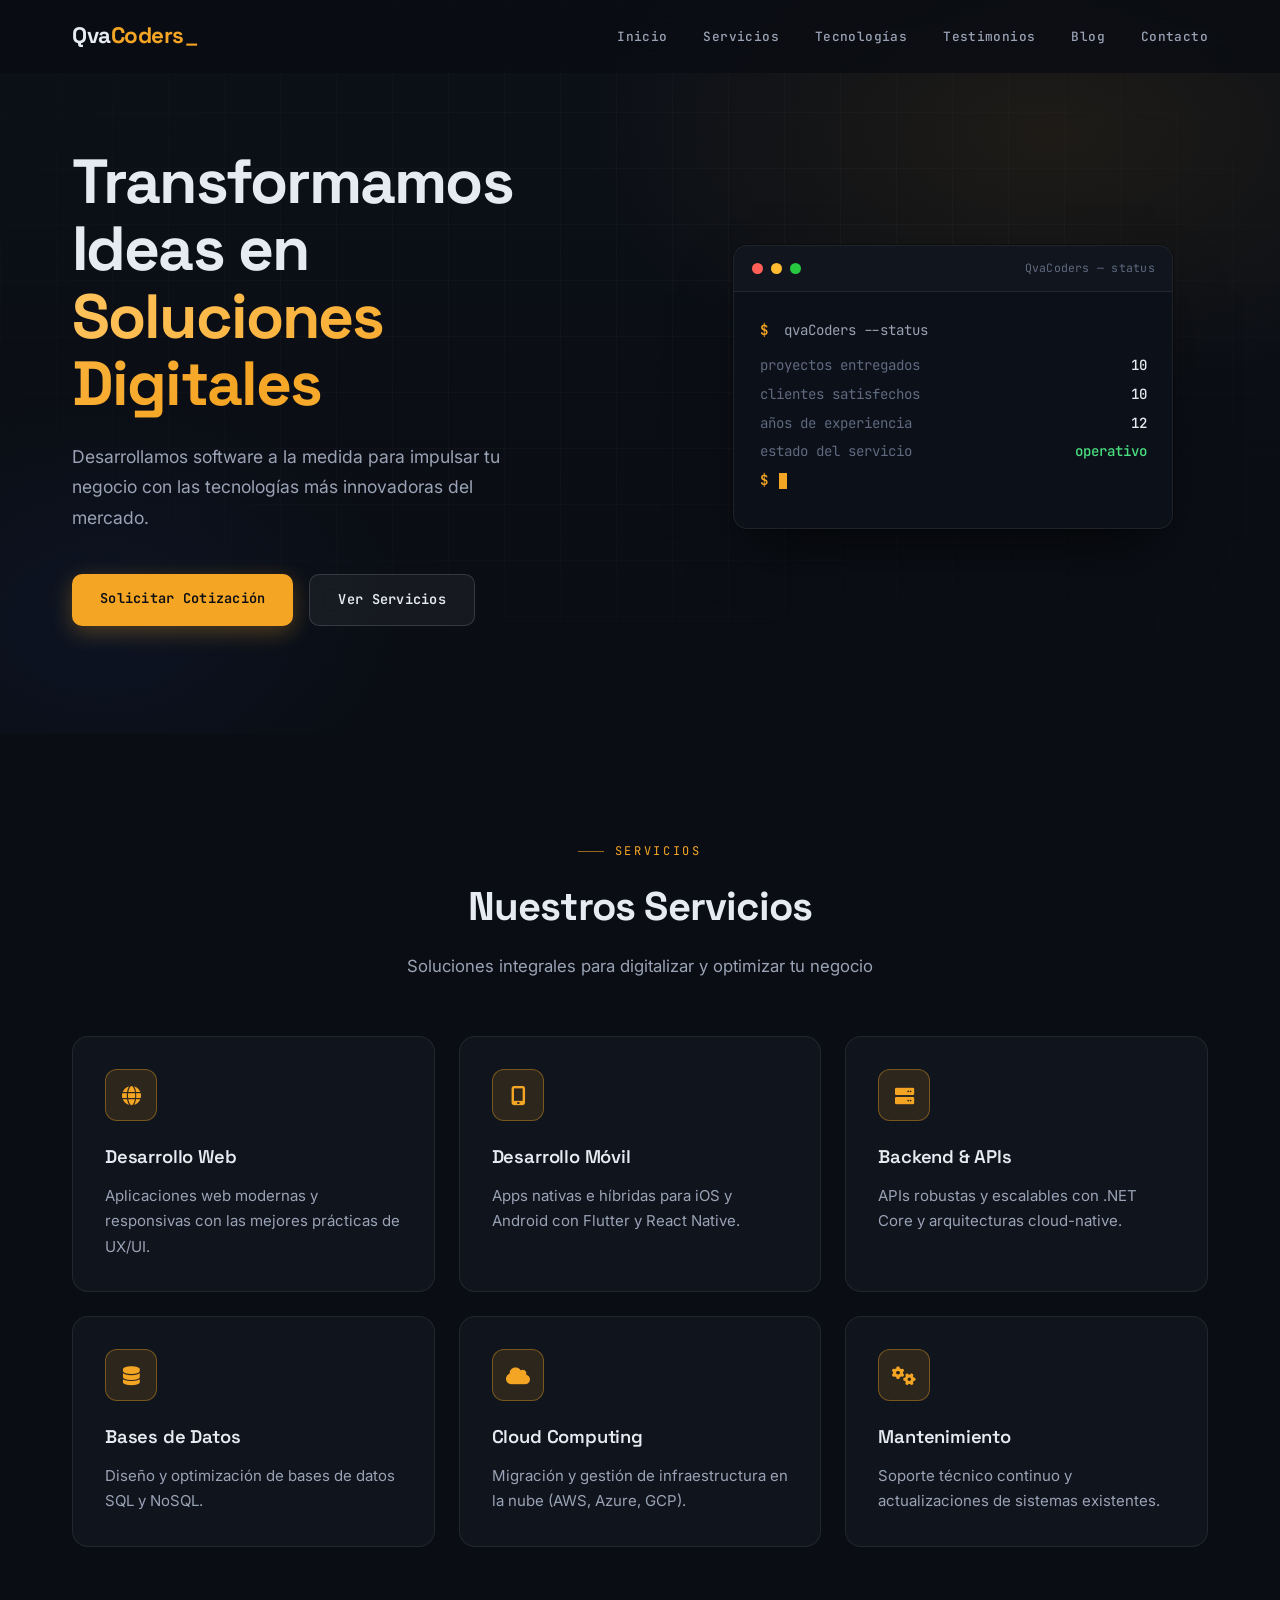
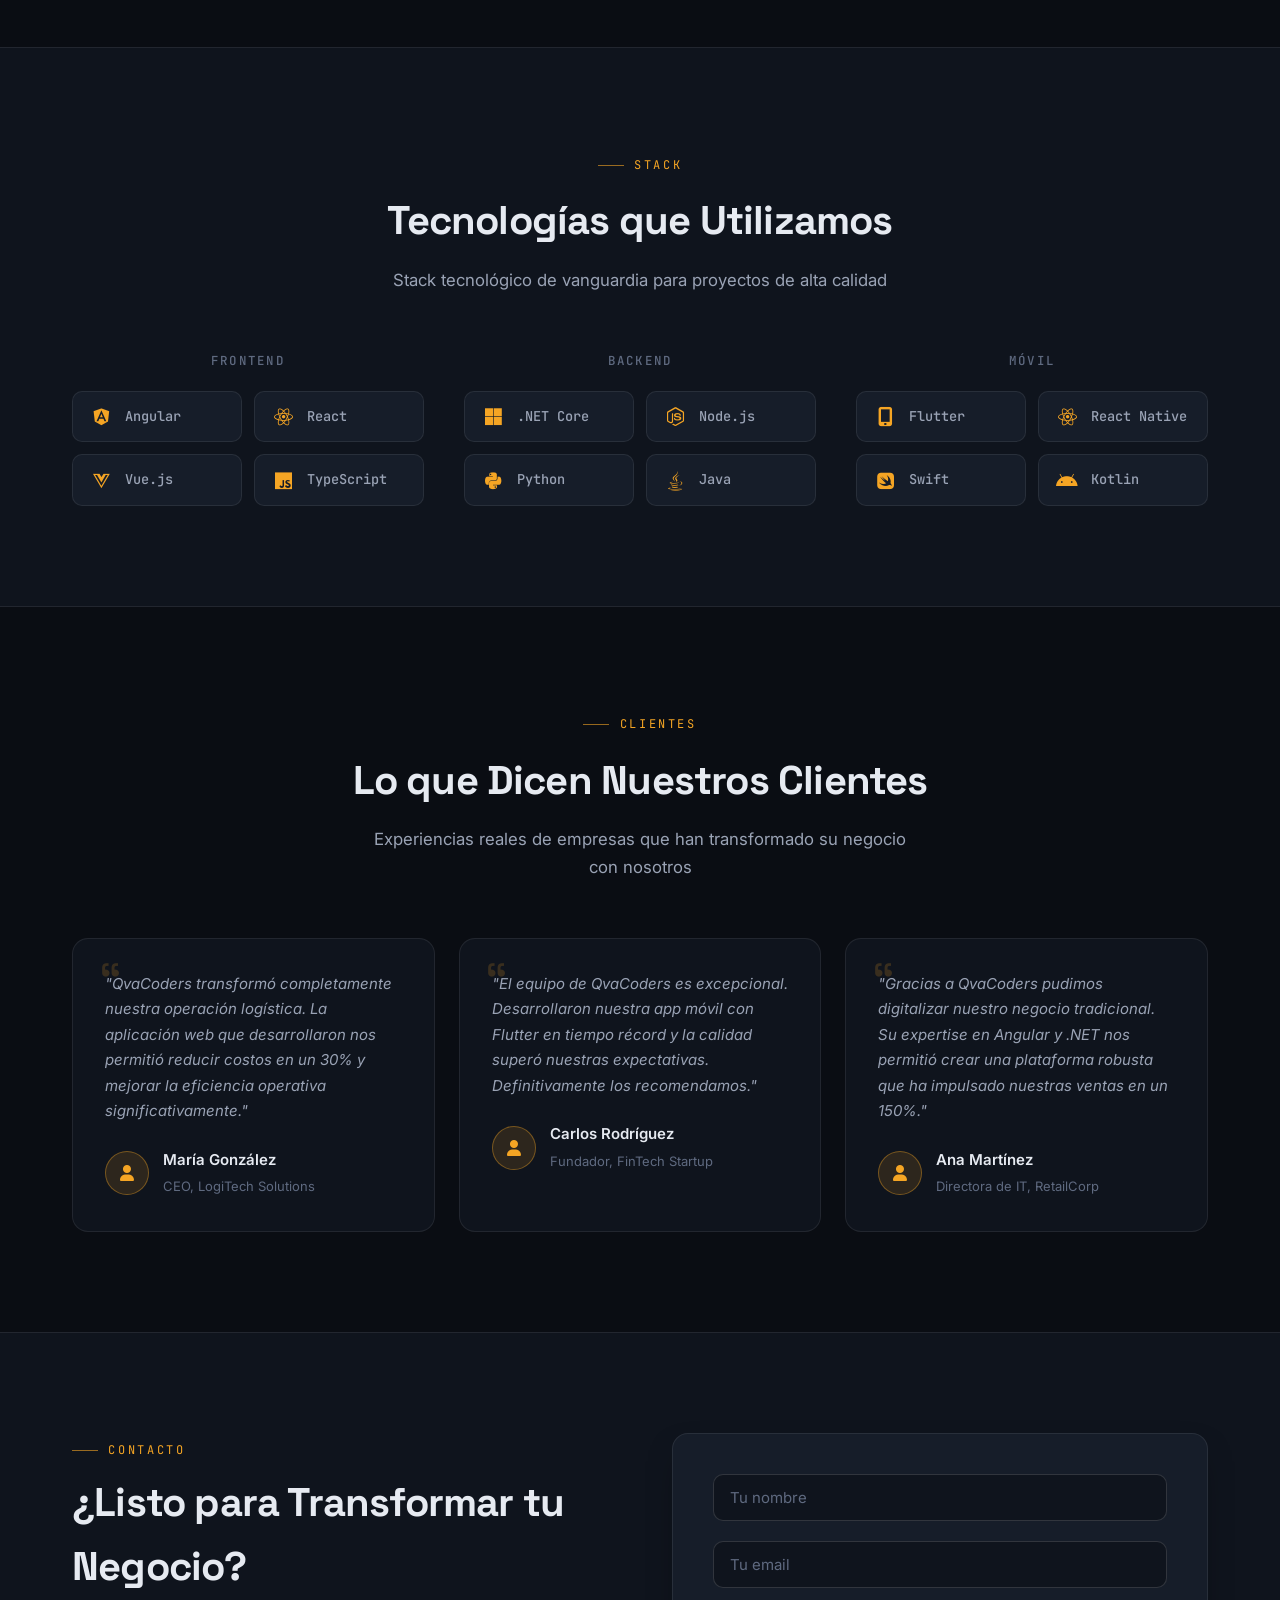
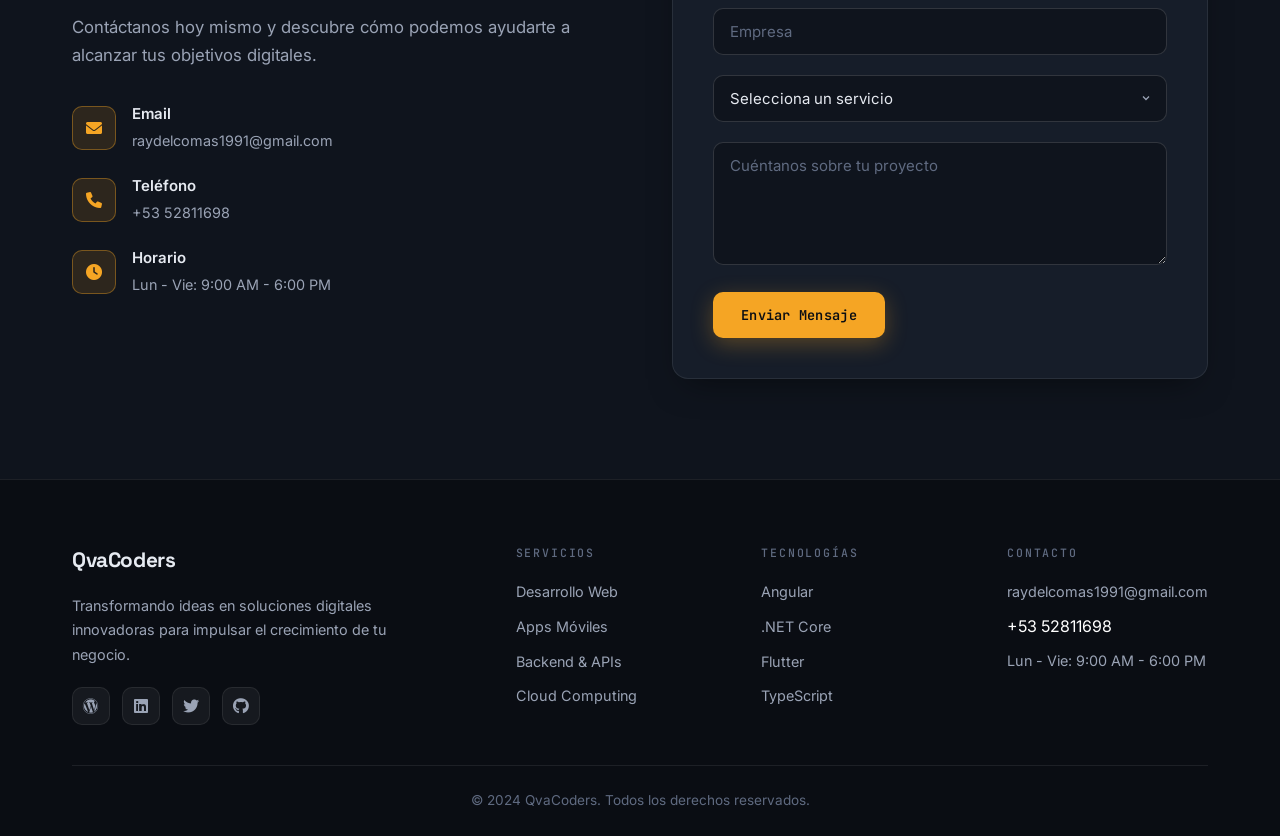
<file: index.html>
<!DOCTYPE html>
<html lang="es">
<head>
    <meta charset="UTF-8">
    <meta name="viewport" content="width=device-width, initial-scale=1.0">
    <title>QvaCoders - Desarrollo de Software a la Medida</title>
    <link rel="stylesheet" href="styles.css">
    <link href="https://fonts.googleapis.com/css2?family=Inter:wght@300;400;500;600;700&family=JetBrains+Mono:wght@400;500;600&family=Space+Grotesk:wght@500;600;700&display=swap" rel="stylesheet">
    <link rel="stylesheet" href="https://cdnjs.cloudflare.com/ajax/libs/font-awesome/6.0.0/css/all.min.css">
</head>
<body>
    <!-- Header -->
    <header class="header">
        <nav class="nav">
            <div class="nav-container">
                <div class="logo">
                    <h2>Qva<span class="logo-signal">Coders</span><span class="logo-cursor" aria-hidden="true">_</span></h2>
                </div>
                <ul class="nav-menu">
                    <li><a href="#inicio">Inicio</a></li>
                    <li><a href="#servicios">Servicios</a></li>
                    <li><a href="#tecnologias">Tecnologías</a></li>
                    <li><a href="#testimonios">Testimonios</a></li>
                    <li><a href="https://gusanoscode.wordpress.com/" target="_blank" rel="noopener">Blog</a></li>
                    <li><a href="#contacto">Contacto</a></li>
                </ul>
                <div class="hamburger">
                    <span></span>
                    <span></span>
                    <span></span>
                </div>
            </div>
        </nav>
    </header>

    <!-- Hero Section -->
    <section id="inicio" class="hero">
        <div class="hero-container">
            <div class="hero-content">
                <h1 class="hero-title">
                    Transformamos Ideas en 
                    <span class="highlight">Soluciones Digitales</span>
                </h1>
                <p class="hero-subtitle">
                    Desarrollamos software a la medida para impulsar tu negocio con las tecnologías más innovadoras del mercado.
                </p>
                <div class="hero-buttons">
                    <a href="#contacto" class="btn btn-primary">Solicitar Cotización</a>
                    <a href="#servicios" class="btn btn-secondary">Ver Servicios</a>
                </div>
            </div>
            <div class="hero-image">
                <div class="terminal" role="img" aria-label="Estado de QvaCoders: 10 proyectos entregados, 10 clientes satisfechos, 12 años de experiencia">
                    <div class="terminal-bar">
                        <span class="terminal-dot td-red"></span>
                        <span class="terminal-dot td-yellow"></span>
                        <span class="terminal-dot td-green"></span>
                        <span class="terminal-title">QvaCoders — status</span>
                    </div>
                    <div class="terminal-body">
                        <p class="terminal-line"><span class="terminal-prompt">$</span> qvaCoders --status</p>
                        <p class="terminal-output"><span class="t-label">proyectos entregados</span><span class="t-value">10</span></p>
                        <p class="terminal-output"><span class="t-label">clientes satisfechos</span><span class="t-value">10</span></p>
                        <p class="terminal-output"><span class="t-label">años de experiencia</span><span class="t-value">12</span></p>
                        <p class="terminal-output"><span class="t-label">estado del servicio</span><span class="t-value t-ok">operativo</span></p>
                        <p class="terminal-line"><span class="terminal-prompt">$</span><span class="terminal-cursor" aria-hidden="true"></span></p>
                    </div>
                </div>
            </div>
        </div>
    </section>

    <!-- Servicios Section -->
    <section id="servicios" class="services">
        <div class="container">
            <div class="section-header">
                <p class="eyebrow">Servicios</p>
                <h2>Nuestros Servicios</h2>
                <p>Soluciones integrales para digitalizar y optimizar tu negocio</p>
            </div>
            <div class="services-grid">
                <div class="service-card">
                    <div class="service-icon">
                        <i class="fas fa-globe"></i>
                    </div>
                    <h3>Desarrollo Web</h3>
                    <p>Aplicaciones web modernas y responsivas con las mejores prácticas de UX/UI.</p>
                </div>
                <div class="service-card">
                    <div class="service-icon">
                        <i class="fas fa-mobile-alt"></i>
                    </div>
                    <h3>Desarrollo Móvil</h3>
                    <p>Apps nativas e híbridas para iOS y Android con Flutter y React Native.</p>
                </div>
                <div class="service-card">
                    <div class="service-icon">
                        <i class="fas fa-server"></i>
                    </div>
                    <h3>Backend & APIs</h3>
                    <p>APIs robustas y escalables con .NET Core y arquitecturas cloud-native.</p>
                </div>
                <div class="service-card">
                    <div class="service-icon">
                        <i class="fas fa-database"></i>
                    </div>
                    <h3>Bases de Datos</h3>
                    <p>Diseño y optimización de bases de datos SQL y NoSQL.</p>
                </div>
                <div class="service-card">
                    <div class="service-icon">
                        <i class="fas fa-cloud"></i>
                    </div>
                    <h3>Cloud Computing</h3>
                    <p>Migración y gestión de infraestructura en la nube (AWS, Azure, GCP).</p>
                </div>
                <div class="service-card">
                    <div class="service-icon">
                        <i class="fas fa-cogs"></i>
                    </div>
                    <h3>Mantenimiento</h3>
                    <p>Soporte técnico continuo y actualizaciones de sistemas existentes.</p>
                </div>
            </div>
        </div>
    </section>

    <!-- Tecnologías Section -->
    <section id="tecnologias" class="technologies">
        <div class="container">
            <div class="section-header">
                <p class="eyebrow">Stack</p>
                <h2>Tecnologías que Utilizamos</h2>
                <p>Stack tecnológico de vanguardia para proyectos de alta calidad</p>
            </div>
            <div class="tech-grid">
                <div class="tech-category">
                    <h3>Frontend</h3>
                    <div class="tech-items">
                        <div class="tech-item">
                            <i class="fab fa-angular"></i>
                            <span>Angular</span>
                        </div>
                        <div class="tech-item">
                            <i class="fab fa-react"></i>
                            <span>React</span>
                        </div>
                        <div class="tech-item">
                            <i class="fab fa-vuejs"></i>
                            <span>Vue.js</span>
                        </div>
                        <div class="tech-item">
                            <i class="fab fa-js"></i>
                            <span>TypeScript</span>
                        </div>
                    </div>
                </div>
                <div class="tech-category">
                    <h3>Backend</h3>
                    <div class="tech-items">
                        <div class="tech-item">
                            <i class="fab fa-microsoft"></i>
                            <span>.NET Core</span>
                        </div>
                        <div class="tech-item">
                            <i class="fab fa-node-js"></i>
                            <span>Node.js</span>
                        </div>
                        <div class="tech-item">
                            <i class="fab fa-python"></i>
                            <span>Python</span>
                        </div>
                        <div class="tech-item">
                            <i class="fab fa-java"></i>
                            <span>Java</span>
                        </div>
                    </div>
                </div>
                <div class="tech-category">
                    <h3>Móvil</h3>
                    <div class="tech-items">
                        <div class="tech-item">
                            <i class="fas fa-mobile-alt"></i>
                            <span>Flutter</span>
                        </div>
                        <div class="tech-item">
                            <i class="fab fa-react"></i>
                            <span>React Native</span>
                        </div>
                        <div class="tech-item">
                            <i class="fab fa-swift"></i>
                            <span>Swift</span>
                        </div>
                        <div class="tech-item">
                            <i class="fab fa-android"></i>
                            <span>Kotlin</span>
                        </div>
                    </div>
                </div>
            </div>
        </div>
    </section>

    <!-- Testimonios Section -->
    <section id="testimonios" class="testimonials">
        <div class="container">
            <div class="section-header">
                <p class="eyebrow">Clientes</p>
                <h2>Lo que Dicen Nuestros Clientes</h2>
                <p>Experiencias reales de empresas que han transformado su negocio con nosotros</p>
            </div>
            <div class="testimonials-grid">
                <div class="testimonial-card">
                    <div class="testimonial-content">
                        <p>"QvaCoders transformó completamente nuestra operación logística. La aplicación web que desarrollaron nos permitió reducir costos en un 30% y mejorar la eficiencia operativa significativamente."</p>
                    </div>
                    <div class="testimonial-author">
                        <div class="author-avatar">
                            <i class="fas fa-user"></i>
                        </div>
                        <div class="author-info">
                            <h4>María González</h4>
                            <span>CEO, LogiTech Solutions</span>
                        </div>
                    </div>
                </div>
                <div class="testimonial-card">
                    <div class="testimonial-content">
                        <p>"El equipo de QvaCoders es excepcional. Desarrollaron nuestra app móvil con Flutter en tiempo récord y la calidad superó nuestras expectativas. Definitivamente los recomendamos."</p>
                    </div>
                    <div class="testimonial-author">
                        <div class="author-avatar">
                            <i class="fas fa-user"></i>
                        </div>
                        <div class="author-info">
                            <h4>Carlos Rodríguez</h4>
                            <span>Fundador, FinTech Startup</span>
                        </div>
                    </div>
                </div>
                <div class="testimonial-card">
                    <div class="testimonial-content">
                        <p>"Gracias a QvaCoders pudimos digitalizar nuestro negocio tradicional. Su expertise en Angular y .NET nos permitió crear una plataforma robusta que ha impulsado nuestras ventas en un 150%."</p>
                    </div>
                    <div class="testimonial-author">
                        <div class="author-avatar">
                            <i class="fas fa-user"></i>
                        </div>
                        <div class="author-info">
                            <h4>Ana Martínez</h4>
                            <span>Directora de IT, RetailCorp</span>
                        </div>
                    </div>
                </div>
            </div>
        </div>
    </section>

    <!-- Contacto Section -->
    <section id="contacto" class="contact">
        <div class="container">
            <div class="contact-content">
                <div class="contact-info">
                    <p class="eyebrow">Contacto</p>
                    <h2>¿Listo para Transformar tu Negocio?</h2>
                    <p>Contáctanos hoy mismo y descubre cómo podemos ayudarte a alcanzar tus objetivos digitales.</p>
                    <div class="contact-details">
                        <div class="contact-item">
                            <i class="fas fa-envelope"></i>
                            <div>
                                <h4>Email</h4>
                                <a href="mailto:raydelcomas1991@gmail.com">raydelcomas1991@gmail.com</a>
                            </div>
                        </div>
                        <div class="contact-item">
                            <i class="fas fa-phone"></i>
                            <div>
                                <h4>Teléfono</h4>
                                <span>+53 52811698</span>
                            </div>
                        </div>
                        <div class="contact-item">
                            <i class="fas fa-clock"></i>
                            <div>
                                <h4>Horario</h4>
                                <span>Lun - Vie: 9:00 AM - 6:00 PM</span>
                            </div>
                        </div>
                    </div>
                </div>
                <div class="contact-form">
                    <form id="contactForm">
                        <div class="form-group">
                            <input type="text" id="name" name="name" placeholder="Tu nombre" required>
                        </div>
                        <div class="form-group">
                            <input type="email" id="email" name="email" placeholder="Tu email" required>
                        </div>
                        <div class="form-group">
                            <input type="text" id="company" name="company" placeholder="Empresa">
                        </div>
                        <div class="form-group">
                            <select id="service" name="service" required>
                                <option value="">Selecciona un servicio</option>
                                <option value="web">Desarrollo Web</option>
                                <option value="mobile">Desarrollo Móvil</option>
                                <option value="backend">Backend & APIs</option>
                                <option value="cloud">Cloud Computing</option>
                                <option value="consulting">Consultoría</option>
                            </select>
                        </div>
                        <div class="form-group">
                            <textarea id="message" name="message" placeholder="Cuéntanos sobre tu proyecto" rows="5" required></textarea>
                        </div>
                        <button type="submit" class="btn btn-primary">Enviar Mensaje</button>
                    </form>
                </div>
            </div>
        </div>
    </section>

    <!-- Footer -->
    <footer class="footer">
        <div class="container">
            <div class="footer-content">
                <div class="footer-section">
                    <h3>QvaCoders</h3>
                    <p>Transformando ideas en soluciones digitales innovadoras para impulsar el crecimiento de tu negocio.</p>
                    <div class="social-links">
                        <a href="https://gusanoscode.wordpress.com/" target="_blank" rel="noopener" aria-label="Blog"><i class="fab fa-wordpress"></i></a>
                        <a href="#"><i class="fab fa-linkedin"></i></a>
                        <a href="#"><i class="fab fa-twitter"></i></a>
                        <a href="#"><i class="fab fa-github"></i></a>
                    </div>
                </div>
                <div class="footer-section">
                    <h4>Servicios</h4>
                    <ul>
                        <li><a href="#servicios">Desarrollo Web</a></li>
                        <li><a href="#servicios">Apps Móviles</a></li>
                        <li><a href="#servicios">Backend & APIs</a></li>
                        <li><a href="#servicios">Cloud Computing</a></li>
                    </ul>
                </div>
                <div class="footer-section">
                    <h4>Tecnologías</h4>
                    <ul>
                        <li><a href="#tecnologias">Angular</a></li>
                        <li><a href="#tecnologias">.NET Core</a></li>
                        <li><a href="#tecnologias">Flutter</a></li>
                        <li><a href="#tecnologias">TypeScript</a></li>
                    </ul>
                </div>
                <div class="footer-section">
                    <h4>Contacto</h4>
                    <ul>
                        <li><a href="mailto:raydelcomas1991@gmail.com">raydelcomas1991@gmail.com</a></li>
                        <li>+53 52811698</li>
                        <li>Lun - Vie: 9:00 AM - 6:00 PM</li>
                    </ul>
                </div>
            </div>
            <div class="footer-bottom">
                <p>&copy; 2024 QvaCoders. Todos los derechos reservados.</p>
            </div>
        </div>
    </footer>

    <script src="script.js"></script>
</body>
</html>
</file>
<file: styles.css>
/* ═══════════════════════════════════════════════════════
   QvaCoders — Terminal identity
   Tinta profunda + ámbar señal + mono dev
   Display: Space Grotesk · Body: Inter · Mono: JetBrains Mono
   ═══════════════════════════════════════════════════════ */

* {
    margin: 0;
    padding: 0;
    box-sizing: border-box;
}

:root {
    /* Superficies */
    --bg-0: #0a0d13;
    --bg-1: #0f141d;
    --bg-2: #161d29;
    --bg-3: #1d2634;

    /* Tinta */
    --ink: #e6eaf1;
    --ink-2: #9aa3b5;
    --ink-3: #5f6a80;

    /* Señal (ámbar phosphor) */
    --signal: #f5a524;
    --signal-2: #ffc45e;
    --signal-soft: rgba(245, 165, 36, 0.13);
    --signal-line: rgba(245, 165, 36, 0.38);

    /* Sistema */
    --ok: #4ade80;
    --line: rgba(255, 255, 255, 0.08);
    --line-strong: rgba(255, 255, 255, 0.14);
    --radius: 16px;
    --radius-sm: 10px;
    --shadow-lg: 0 30px 60px -18px rgba(0, 0, 0, 0.65);
    --shadow-md: 0 14px 34px -14px rgba(0, 0, 0, 0.5);
    --font-display: 'Space Grotesk', sans-serif;
    --font-body: 'Inter', sans-serif;
    --font-mono: 'JetBrains Mono', monospace;
}

/* ─── Base ─── */
html {
    scroll-behavior: smooth;
}

body {
    font-family: var(--font-body);
    line-height: 1.6;
    color: var(--ink);
    background: var(--bg-0);
    -webkit-font-smoothing: antialiased;
    -moz-osx-font-smoothing: grayscale;
}

::selection {
    background: var(--signal);
    color: #0a0d13;
}

:focus-visible {
    outline: 2px solid var(--signal);
    outline-offset: 3px;
    border-radius: 4px;
}

.container {
    max-width: 1200px;
    margin: 0 auto;
    padding: 0 2rem;
}

/* ─── Animaciones ─── */
@keyframes blink {
    0%, 49% { opacity: 1; }
    50%, 100% { opacity: 0; }
}

@keyframes gradientShift {
    0% { background-position: 0% 50%; }
    50% { background-position: 100% 50%; }
    100% { background-position: 0% 50%; }
}

@keyframes subtleFloat {
    0%, 100% { transform: translateY(0); }
    50% { transform: translateY(-7px); }
}

@keyframes pulseGlow {
    0%, 100% { opacity: 0.5; transform: scale(1); }
    50% { opacity: 0.8; transform: scale(1.08); }
}

/* ─── Header ─── */
.header {
    position: fixed;
    top: 0;
    left: 0;
    right: 0;
    background: rgba(10, 13, 19, 0.82);
    backdrop-filter: blur(14px);
    -webkit-backdrop-filter: blur(14px);
    border-bottom: 1px solid transparent;
    z-index: 1000;
    transition: all 0.3s ease;
}

.header.scrolled {
    border-bottom-color: var(--line);
    box-shadow: 0 8px 30px -12px rgba(0, 0, 0, 0.55);
}

.nav-container {
    max-width: 1200px;
    margin: 0 auto;
    padding: 0 2rem;
    display: flex;
    justify-content: space-between;
    align-items: center;
    height: 72px;
}

/* Logo — wordmark terminal */
.logo h2 {
    font-family: var(--font-display);
    font-weight: 700;
    font-size: 1.4rem;
    letter-spacing: -0.02em;
    color: var(--ink);
}

.logo-signal {
    color: var(--signal);
}

.logo-cursor {
    font-family: var(--font-mono);
    font-weight: 500;
    color: var(--signal);
    animation: blink 1.3s steps(1) infinite;
    margin-left: 1px;
}

.nav-menu {
    display: flex;
    list-style: none;
    gap: 2.25rem;
}

.nav-menu a {
    text-decoration: none;
    font-family: var(--font-mono);
    font-weight: 500;
    font-size: 0.8rem;
    letter-spacing: 0.03em;
    color: var(--ink-2);
    transition: color 0.25s ease;
    position: relative;
}

.nav-menu a::after {
    content: '';
    position: absolute;
    bottom: -6px;
    left: 0;
    width: 0;
    height: 1.5px;
    background: var(--signal);
    transition: width 0.3s ease;
}

.nav-menu a:hover {
    color: var(--ink);
}

.nav-menu a:hover::after {
    width: 100%;
}

.hamburger {
    display: none;
}

/* ─── Hero ─── */
.hero {
    padding: 148px 0 108px;
    background:
        radial-gradient(720px 420px at 82% 18%, rgba(245, 165, 36, 0.08) 0%, transparent 65%),
        radial-gradient(520px 380px at 8% 85%, rgba(37, 99, 235, 0.07) 0%, transparent 60%),
        linear-gradient(180deg, #0c1017 0%, #0a0d13 100%);
    color: var(--ink);
    position: relative;
    overflow: hidden;
}

.hero::before {
    content: '';
    position: absolute;
    inset: 0;
    background-image:
        linear-gradient(rgba(255, 255, 255, 0.025) 1px, transparent 1px),
        linear-gradient(90deg, rgba(255, 255, 255, 0.025) 1px, transparent 1px);
    background-size: 56px 56px;
    -webkit-mask-image: radial-gradient(ellipse 90% 80% at 50% 40%, black 30%, transparent 75%);
    mask-image: radial-gradient(ellipse 90% 80% at 50% 40%, black 30%, transparent 75%);
    z-index: 1;
    pointer-events: none;
}

.hero-container {
    max-width: 1200px;
    margin: 0 auto;
    padding: 0 2rem;
    display: grid;
    grid-template-columns: 1.05fr 0.95fr;
    gap: 4rem;
    align-items: center;
    position: relative;
    z-index: 2;
}

.hero-content {
    max-width: 560px;
}

.hero-title {
    font-family: var(--font-display);
    font-size: clamp(2.4rem, 5vw, 3.9rem);
    font-weight: 700;
    line-height: 1.08;
    margin-bottom: 1.5rem;
    letter-spacing: -0.03em;
}

.highlight {
    background: linear-gradient(135deg, var(--signal-2) 0%, var(--signal) 40%, var(--signal-2) 100%);
    background-size: 200% 200%;
    -webkit-background-clip: text;
    -webkit-text-fill-color: transparent;
    background-clip: text;
    animation: gradientShift 6s ease infinite;
}

.hero-subtitle {
    font-size: 1.1rem;
    margin-bottom: 2.5rem;
    color: var(--ink-2);
    line-height: 1.75;
    max-width: 480px;
}

.hero-buttons {
    display: flex;
    gap: 1rem;
    flex-wrap: wrap;
}

/* ─── Botones ─── */
.btn {
    display: inline-block;
    padding: 14px 28px;
    border-radius: var(--radius-sm);
    text-decoration: none;
    font-family: var(--font-mono);
    font-weight: 600;
    font-size: 0.85rem;
    letter-spacing: 0.02em;
    transition: all 0.25s ease;
    border: none;
    cursor: pointer;
}

.btn-primary {
    background: var(--signal);
    color: #0a0d13;
    box-shadow: 0 6px 22px rgba(245, 165, 36, 0.3);
}

.btn-primary:hover {
    background: var(--signal-2);
    transform: translateY(-2px);
    box-shadow: 0 10px 30px rgba(245, 165, 36, 0.4);
}

.btn-secondary {
    background: rgba(255, 255, 255, 0.05);
    color: var(--ink);
    border: 1px solid var(--line-strong);
    backdrop-filter: blur(10px);
    -webkit-backdrop-filter: blur(10px);
}

.btn-secondary:hover {
    background: rgba(255, 255, 255, 0.09);
    transform: translateY(-2px);
    border-color: rgba(255, 255, 255, 0.24);
}

/* ─── Terminal (firma visual) ─── */
.hero-image {
    position: relative;
    display: flex;
    align-items: center;
    justify-content: center;
    min-height: 420px;
}

.terminal {
    width: 100%;
    max-width: 440px;
    background: #0c1018;
    border: 1px solid var(--line);
    border-radius: 14px;
    overflow: hidden;
    box-shadow: var(--shadow-lg), 0 0 0 1px rgba(0, 0, 0, 0.35);
    animation: subtleFloat 6s ease-in-out infinite;
}

.terminal-bar {
    display: flex;
    align-items: center;
    gap: 0.5rem;
    padding: 0.85rem 1.1rem;
    background: rgba(255, 255, 255, 0.02);
    border-bottom: 1px solid var(--line);
}

.terminal-dot {
    width: 11px;
    height: 11px;
    border-radius: 50%;
    flex-shrink: 0;
}

.td-red { background: #ff5f57; }
.td-yellow { background: #febc2e; }
.td-green { background: #28c840; }

.terminal-title {
    margin-left: auto;
    font-family: var(--font-mono);
    font-size: 0.72rem;
    color: var(--ink-3);
    letter-spacing: 0.02em;
}

.terminal-body {
    padding: 1.5rem 1.6rem 1.7rem;
    font-family: var(--font-mono);
    font-size: 0.88rem;
    line-height: 2.05;
}

.terminal-line {
    color: var(--ink-2);
    margin-bottom: 0.35rem;
}

.terminal-prompt {
    color: var(--signal);
    font-weight: 600;
    margin-right: 0.5rem;
}

.terminal-output {
    display: flex;
    justify-content: space-between;
    gap: 1rem;
    color: var(--ink-2);
}

.t-label {
    color: var(--ink-3);
    white-space: nowrap;
    overflow: hidden;
    text-overflow: ellipsis;
}

.t-value {
    color: var(--ink);
    font-weight: 500;
    flex-shrink: 0;
}

.t-value.t-ok {
    color: var(--ok);
}

.terminal-cursor {
    display: inline-block;
    width: 0.55em;
    height: 1.15em;
    background: var(--signal);
    vertical-align: text-bottom;
    margin-left: 0.2rem;
    animation: blink 1.1s steps(1) infinite;
}

/* ─── Secciones ─── */
.section-header {
    text-align: center;
    margin-bottom: 3.5rem;
}

.eyebrow {
    display: inline-flex;
    align-items: center;
    gap: 0.65rem;
    font-family: var(--font-mono);
    font-size: 0.75rem;
    letter-spacing: 0.22em;
    text-transform: uppercase;
    color: var(--signal);
    margin-bottom: 0.9rem;
}

.eyebrow::before {
    content: '';
    width: 26px;
    height: 1px;
    background: var(--signal);
    opacity: 0.6;
}

.section-header h2 {
    font-family: var(--font-display);
    font-size: clamp(1.8rem, 3.2vw, 2.5rem);
    font-weight: 700;
    letter-spacing: -0.02em;
    margin-bottom: 0.85rem;
    color: var(--ink);
}

.section-header p:not(.eyebrow) {
    font-size: 1.05rem;
    color: var(--ink-2);
    max-width: 560px;
    margin: 0 auto;
    line-height: 1.65;
}

/* ─── Servicios ─── */
.services {
    padding: 100px 0;
    background: var(--bg-0);
}

.services-grid {
    display: grid;
    grid-template-columns: repeat(auto-fit, minmax(320px, 1fr));
    gap: 1.5rem;
}

.service-card {
    background: var(--bg-1);
    padding: 2rem;
    border-radius: var(--radius);
    border: 1px solid var(--line);
    transition: all 0.3s ease;
    position: relative;
}

.service-card::before {
    content: '';
    position: absolute;
    top: 0;
    left: 1.75rem;
    right: 1.75rem;
    height: 1px;
    background: linear-gradient(90deg, transparent, var(--signal-line), transparent);
    opacity: 0;
    transition: opacity 0.3s ease;
}

.service-card:hover {
    transform: translateY(-4px);
    border-color: var(--line-strong);
    background: var(--bg-2);
    box-shadow: var(--shadow-md);
}

.service-card:hover::before {
    opacity: 1;
}

.service-icon {
    width: 52px;
    height: 52px;
    background: var(--signal-soft);
    border: 1px solid var(--signal-line);
    border-radius: 12px;
    display: flex;
    align-items: center;
    justify-content: center;
    margin-bottom: 1.3rem;
}

.service-icon i {
    font-size: 1.2rem;
    color: var(--signal);
}

.service-card h3 {
    font-family: var(--font-display);
    font-size: 1.15rem;
    font-weight: 600;
    letter-spacing: -0.01em;
    margin-bottom: 0.7rem;
    color: var(--ink);
}

.service-card p {
    color: var(--ink-2);
    line-height: 1.7;
    font-size: 0.938rem;
}

/* ─── Tecnologías ─── */
.technologies {
    padding: 100px 0;
    background: var(--bg-1);
    border-top: 1px solid var(--line);
    border-bottom: 1px solid var(--line);
}

.tech-grid {
    display: grid;
    grid-template-columns: repeat(auto-fit, minmax(280px, 1fr));
    gap: 2.5rem;
}

.tech-category h3 {
    font-family: var(--font-mono);
    font-size: 0.78rem;
    font-weight: 500;
    letter-spacing: 0.18em;
    text-transform: uppercase;
    margin-bottom: 1.25rem;
    color: var(--ink-3);
    text-align: center;
}

.tech-items {
    display: grid;
    grid-template-columns: repeat(2, 1fr);
    gap: 0.75rem;
}

.tech-item {
    display: flex;
    align-items: center;
    gap: 0.75rem;
    padding: 0.875rem 1rem;
    background: var(--bg-2);
    border: 1px solid var(--line);
    border-radius: var(--radius-sm);
    transition: all 0.25s ease;
    cursor: default;
}

.tech-item:hover {
    background: var(--bg-3);
    border-color: var(--signal-line);
    transform: translateX(3px);
}

.tech-item i {
    font-size: 1.2rem;
    color: var(--signal);
    width: 24px;
    text-align: center;
    transition: color 0.25s ease;
}

.tech-item span {
    font-family: var(--font-mono);
    font-weight: 500;
    font-size: 0.85rem;
    color: var(--ink-2);
}

.tech-item:hover span {
    color: var(--ink);
}

/* ─── Testimonios ─── */
.testimonials {
    padding: 100px 0;
    background: var(--bg-0);
}

.testimonials-grid {
    display: grid;
    grid-template-columns: repeat(auto-fit, minmax(340px, 1fr));
    gap: 1.5rem;
}

.testimonial-card {
    background: var(--bg-1);
    padding: 2rem;
    border-radius: var(--radius);
    border: 1px solid var(--line);
    transition: all 0.3s ease;
}

.testimonial-card:hover {
    transform: translateY(-4px);
    border-color: var(--line-strong);
    box-shadow: var(--shadow-md);
}

.testimonial-content {
    margin-bottom: 1.5rem;
    position: relative;
}

.testimonial-content::before {
    content: '\201C';
    font-family: var(--font-display);
    font-size: 3.4rem;
    color: var(--signal);
    opacity: 0.18;
    position: absolute;
    top: -0.9rem;
    left: -0.4rem;
    line-height: 1;
    pointer-events: none;
}

.testimonial-content p {
    color: var(--ink-2);
    line-height: 1.7;
    font-size: 0.938rem;
    font-style: italic;
}

.testimonial-author {
    display: flex;
    align-items: center;
    gap: 0.875rem;
}

.author-avatar {
    width: 44px;
    height: 44px;
    background: var(--signal-soft);
    border: 1px solid var(--signal-line);
    border-radius: 50%;
    display: flex;
    align-items: center;
    justify-content: center;
    flex-shrink: 0;
}

.author-avatar i {
    color: var(--signal);
    font-size: 1rem;
}

.author-info h4 {
    font-weight: 600;
    color: var(--ink);
    margin-bottom: 0.1rem;
    font-size: 0.938rem;
}

.author-info span {
    color: var(--ink-3);
    font-size: 0.813rem;
}

/* ─── Contacto ─── */
.contact {
    padding: 100px 0;
    background: var(--bg-1);
    border-top: 1px solid var(--line);
}

.contact-content {
    display: grid;
    grid-template-columns: 1fr 1fr;
    gap: 4rem;
    align-items: start;
}

.contact-info .eyebrow {
    margin-bottom: 0.7rem;
}

.contact-info h2 {
    font-family: var(--font-display);
    font-size: clamp(1.8rem, 3.2vw, 2.5rem);
    font-weight: 700;
    letter-spacing: -0.02em;
    margin-bottom: 0.85rem;
    color: var(--ink);
}

.contact-info > p:not(.eyebrow) {
    font-size: 1.05rem;
    color: var(--ink-2);
    margin-bottom: 2rem;
    line-height: 1.7;
}

.contact-details {
    display: flex;
    flex-direction: column;
    gap: 1.25rem;
}

.contact-item {
    display: flex;
    align-items: center;
    gap: 1rem;
}

.contact-item i {
    width: 44px;
    height: 44px;
    background: var(--signal-soft);
    border: 1px solid var(--signal-line);
    border-radius: 10px;
    display: flex;
    align-items: center;
    justify-content: center;
    color: var(--signal);
    font-size: 1rem;
    flex-shrink: 0;
}

.contact-item h4 {
    font-weight: 600;
    color: var(--ink);
    margin-bottom: 0.15rem;
    font-size: 0.938rem;
}

.contact-item a,
.contact-item span {
    color: var(--ink-2);
    text-decoration: none;
    font-size: 0.9rem;
    transition: color 0.25s ease;
}

.contact-item a:hover {
    color: var(--signal);
}

/* ─── Formulario ─── */
.contact-form {
    background: var(--bg-2);
    padding: 2.5rem;
    border-radius: var(--radius);
    border: 1px solid var(--line);
    box-shadow: var(--shadow-md);
}

.form-group {
    margin-bottom: 1.25rem;
}

.form-group input,
.form-group select,
.form-group textarea {
    width: 100%;
    padding: 13px 16px;
    border: 1px solid var(--line-strong);
    border-radius: var(--radius-sm);
    font-size: 0.938rem;
    transition: all 0.25s ease;
    background: var(--bg-1);
    font-family: var(--font-body);
    color: var(--ink);
}

.form-group input::placeholder,
.form-group textarea::placeholder {
    color: var(--ink-3);
}

.form-group select {
    appearance: none;
    background-image: url("data:image/svg+xml;charset=utf-8,%3Csvg xmlns='http://www.w3.org/2000/svg' width='12' height='12' viewBox='0 0 24 24' fill='none' stroke='%239aa3b5' stroke-width='2.5'%3E%3Cpath d='M6 9l6 6 6-6'/%3E%3C/svg%3E");
    background-repeat: no-repeat;
    background-position: right 14px center;
    padding-right: 40px;
    cursor: pointer;
}

.form-group select option {
    background: var(--bg-2);
    color: var(--ink);
}

.form-group input:focus,
.form-group select:focus,
.form-group textarea:focus {
    outline: none;
    border-color: var(--signal);
    box-shadow: 0 0 0 3px var(--signal-soft);
}

.form-group textarea {
    resize: vertical;
    min-height: 120px;
}

/* ─── Footer ─── */
.footer {
    background: var(--bg-0);
    border-top: 1px solid var(--line);
    color: white;
    padding: 64px 0 24px;
}

.footer-content {
    display: grid;
    grid-template-columns: 2fr 1fr 1fr 1fr;
    gap: 3rem;
    margin-bottom: 2.5rem;
}

.footer-section:first-child {
    max-width: 360px;
}

.footer-section h3 {
    font-family: var(--font-display);
    font-size: 1.3rem;
    font-weight: 700;
    letter-spacing: -0.02em;
    margin-bottom: 1rem;
    color: var(--ink);
}

.footer-section h4 {
    font-family: var(--font-mono);
    font-size: 0.72rem;
    font-weight: 500;
    text-transform: uppercase;
    letter-spacing: 0.16em;
    margin-bottom: 1rem;
    color: var(--ink-3);
}

.footer-section p {
    color: var(--ink-2);
    line-height: 1.7;
    margin-bottom: 1.25rem;
    font-size: 0.9rem;
}

.footer-section ul {
    list-style: none;
}

.footer-section ul li {
    margin-bottom: 0.6rem;
}

.footer-section ul li a {
    color: var(--ink-2);
    text-decoration: none;
    transition: color 0.25s ease;
    font-size: 0.9rem;
}

.footer-section ul li a:hover {
    color: var(--signal);
}

.footer-section ul li:last-child {
    color: var(--ink-2);
    font-size: 0.9rem;
}

.social-links {
    display: flex;
    gap: 0.75rem;
}

.social-links a {
    width: 38px;
    height: 38px;
    background: rgba(255, 255, 255, 0.05);
    border: 1px solid var(--line);
    border-radius: 10px;
    display: flex;
    align-items: center;
    justify-content: center;
    color: var(--ink-2);
    text-decoration: none;
    transition: all 0.25s ease;
}

.social-links a:hover {
    background: var(--signal);
    border-color: var(--signal);
    color: #0a0d13;
    transform: translateY(-2px);
}

.footer-bottom {
    border-top: 1px solid var(--line);
    padding-top: 1.5rem;
    text-align: center;
    color: var(--ink-3);
    font-size: 0.85rem;
}

/* ─── Scroll Reveal ─── */
.reveal {
    opacity: 0;
    transform: translateY(30px);
    transition: opacity 0.7s cubic-bezier(0.22, 1, 0.36, 1),
                transform 0.7s cubic-bezier(0.22, 1, 0.36, 1);
}

.reveal.visible {
    opacity: 1;
    transform: translateY(0);
}

.reveal-delay-1 { transition-delay: 0.08s; }
.reveal-delay-2 { transition-delay: 0.16s; }
.reveal-delay-3 { transition-delay: 0.24s; }
.reveal-delay-4 { transition-delay: 0.32s; }
.reveal-delay-5 { transition-delay: 0.40s; }

/* ─── Responsive ─── */
@media (max-width: 1024px) {
    .hero-container {
        grid-template-columns: 1fr;
        gap: 3rem;
        text-align: center;
    }

    .hero-content {
        max-width: 100%;
        margin: 0 auto;
    }

    .hero-subtitle {
        margin-left: auto;
        margin-right: auto;
    }

    .hero-buttons {
        justify-content: center;
    }

    .hero-image {
        min-height: auto;
    }

    .footer-content {
        grid-template-columns: 1fr 1fr;
    }

    .footer-section:first-child {
        max-width: 100%;
    }
}

@media (max-width: 768px) {
    .nav-menu {
        display: none;
    }

    .nav-menu.active {
        display: flex;
        flex-direction: column;
        position: absolute;
        top: 72px;
        left: 0;
        right: 0;
        background: var(--bg-1);
        padding: 1.5rem;
        gap: 1.25rem;
        border-bottom: 1px solid var(--line);
        box-shadow: var(--shadow-md);
    }

    .hamburger {
        display: flex;
        flex-direction: column;
        cursor: pointer;
        padding: 4px;
    }

    .hamburger span {
        width: 24px;
        height: 2px;
        background: var(--ink);
        margin: 3px 0;
        transition: 0.3s;
        border-radius: 1px;
    }

    .hamburger.active span:nth-child(1) {
        transform: rotate(45deg) translate(5px, 5px);
    }

    .hamburger.active span:nth-child(2) {
        opacity: 0;
    }

    .hamburger.active span:nth-child(3) {
        transform: rotate(-45deg) translate(6px, -6px);
    }

    .hero {
        padding: 120px 0 70px;
    }

    .hero-title {
        font-size: 2.2rem;
    }

    .hero-subtitle {
        font-size: 1rem;
    }

    .contact-content {
        grid-template-columns: 1fr;
        gap: 2.5rem;
    }

    .section-header h2 {
        font-size: 1.75rem;
    }

    .section-header p:not(.eyebrow) {
        font-size: 1rem;
    }

    .tech-items {
        grid-template-columns: 1fr;
    }

    .container {
        padding: 0 1.25rem;
    }

    .footer-content {
        grid-template-columns: 1fr;
        gap: 2rem;
    }
}

@media (max-width: 480px) {
    .hero {
        padding: 108px 0 56px;
    }

    .hero-title {
        font-size: 1.875rem;
    }

    .btn {
        padding: 13px 22px;
        font-size: 0.8rem;
    }

    .services,
    .technologies,
    .testimonials,
    .contact {
        padding: 60px 0;
    }

    .services-grid,
    .testimonials-grid {
        grid-template-columns: 1fr;
    }

    .section-header h2 {
        font-size: 1.55rem;
    }

    .contact-form {
        padding: 1.5rem;
    }

    .terminal-body {
        font-size: 0.8rem;
    }
}

/* ─── Accesibilidad: movimiento reducido ─── */
@media (prefers-reduced-motion: reduce) {
    html {
        scroll-behavior: auto;
    }

    *,
    *::before,
    *::after {
        animation-duration: 0.01ms !important;
        animation-iteration-count: 1 !important;
        transition-duration: 0.01ms !important;
    }
}
</file>
